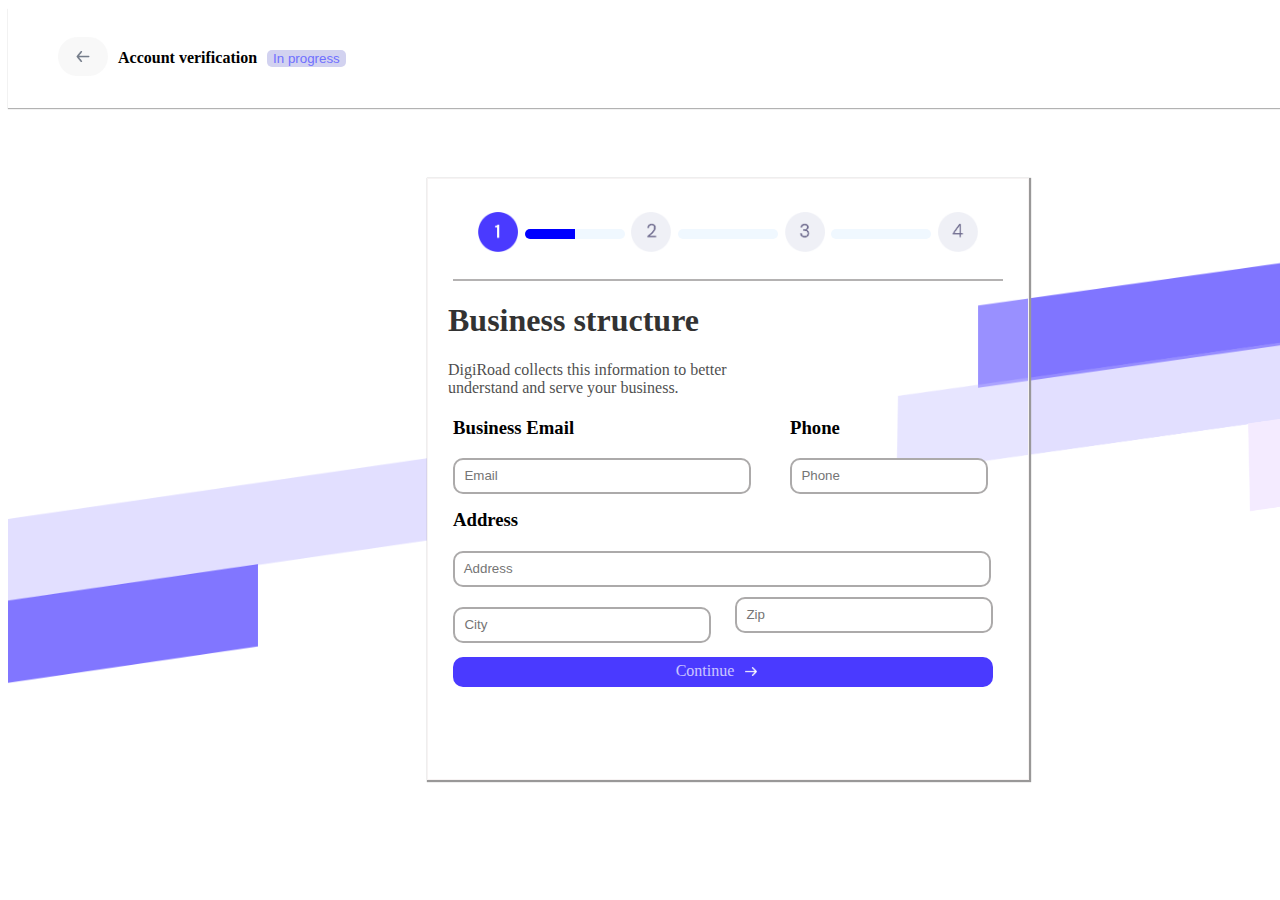
<file: CuoiKyWeb/KTGiuaKy/Index.html>
<!DOCTYPE html>
<html lang="en">
  <head>
    <meta charset="UTF-8" />
    <meta name="viewport" content="width=device-width, initial-scale=1.0" />
    <title>Document</title>
    <link rel="stylesheet" href="style.css" />
  </head>
  <body>
    <div class="contain">
      <div class="block1">
        <div class="cacnut">
          <div class="button"></div>
          <p><b>Account verification</b></p>
          <button>In progress</button>
        </div>
      </div>
      <!--  -->
      <div class="form">
        <div class="step">
          <div class="stepnumber"><img src="Group 37135.png" alt="" /></div>
          <div class="stepnumber1" id="buoc"></div>
          <div class="stepnumber"><img src="Group 37131.png" alt="" /></div>
          <div class="stepnumber1"></div>
          <div class="stepnumber"><img src="Group 37137.png" alt="" /></div>
          <div class="stepnumber1"></div>
          <div class="stepnumber"><img src="Group 37137 (1).png" alt="" /></div>
        </div>
        <div class="line"></div>
        <h1>Business structure</h1>
        <p>
          DigiRoad collects this information to better understand and serve your
          business.
        </p>

        <div class="textbox">
          <label for="Email" class="emailText buttonn">
            <h3>Business Email</h3>
            <input type="text" id="Email" placeholder="  Email" />
          </label>
          <label for="phone" class="phonelText buttonn">
            <h3>Phone</h3>
            <input type="phone" id="phone" placeholder="  Phone" />
          </label>

          <label for="Address" class="Address">
            <h3>Address</h3>
            <input type="text" name="" id="Address" placeholder="  Address" />
          </label>

          <label for="City" class="CityText">
            <input type="text" id="City" placeholder="  City" />
          </label>
          <label for="Zip" class="ZipText">
            <input type="text" id="Zip" placeholder="  Zip" />
          </label>
          <div class="submit" id="submit"></div>
          <div class="cont" id="summit">
            <p
              style="
                margin: 0;
                margin-top: 5px;
                width: 70px;
                text-align: center;
                color: white;
              "
            >
              Continue
            </p>
            <img src="Verctor.png" alt="" />
          </div>
        </div>
      </div>
      <div class="anh1"><img src="Left band 1.png" alt="" /></div>
      <div class="anh2"><img src="Left band 2.png" alt="" /></div>
      <div class="anh1_ringht"><img src="Right band 1.png" alt="" /></div>
      <div class="anh2_ringht"><img src="Right band 2.png" alt="" /></div>
      <div class="anh3"><img src="Right band 3.png" alt="" /></div>
    </div>
    <script src="logic.js"></script>
  </body>
</html>
</file>
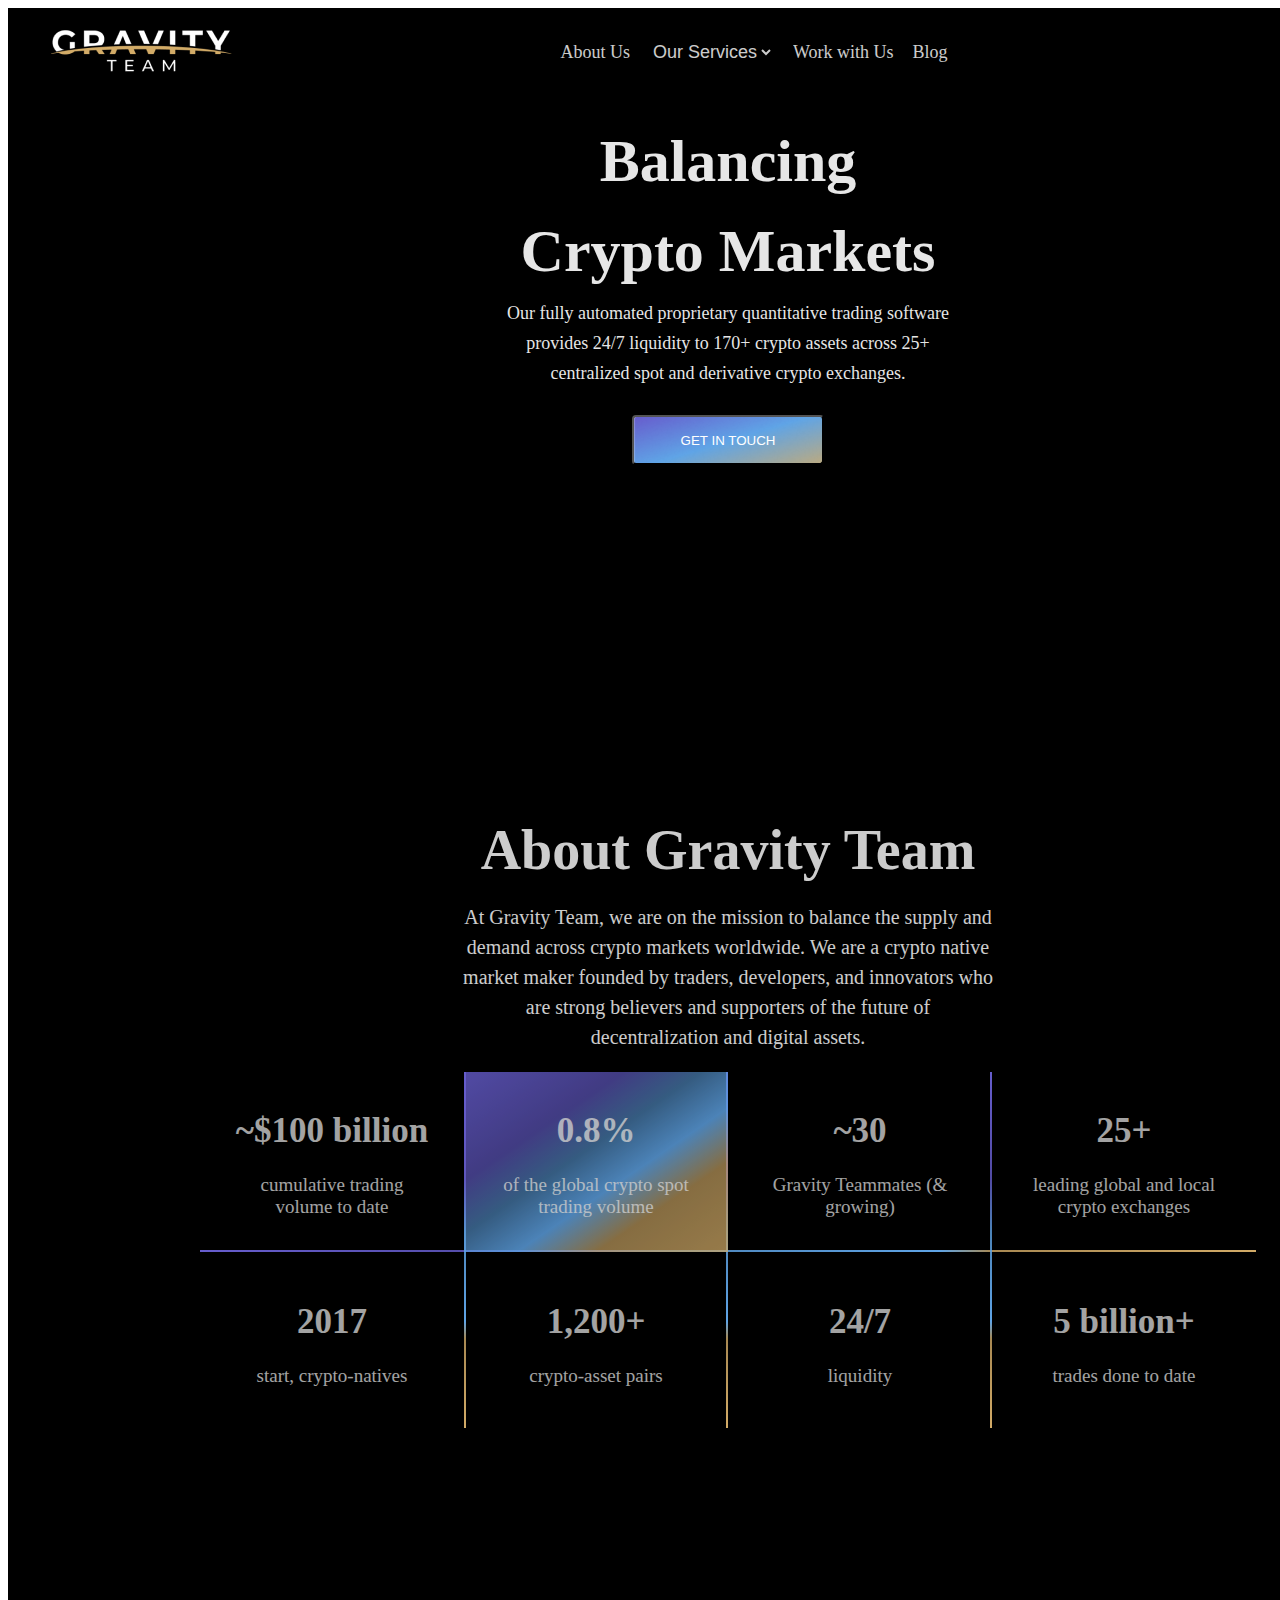
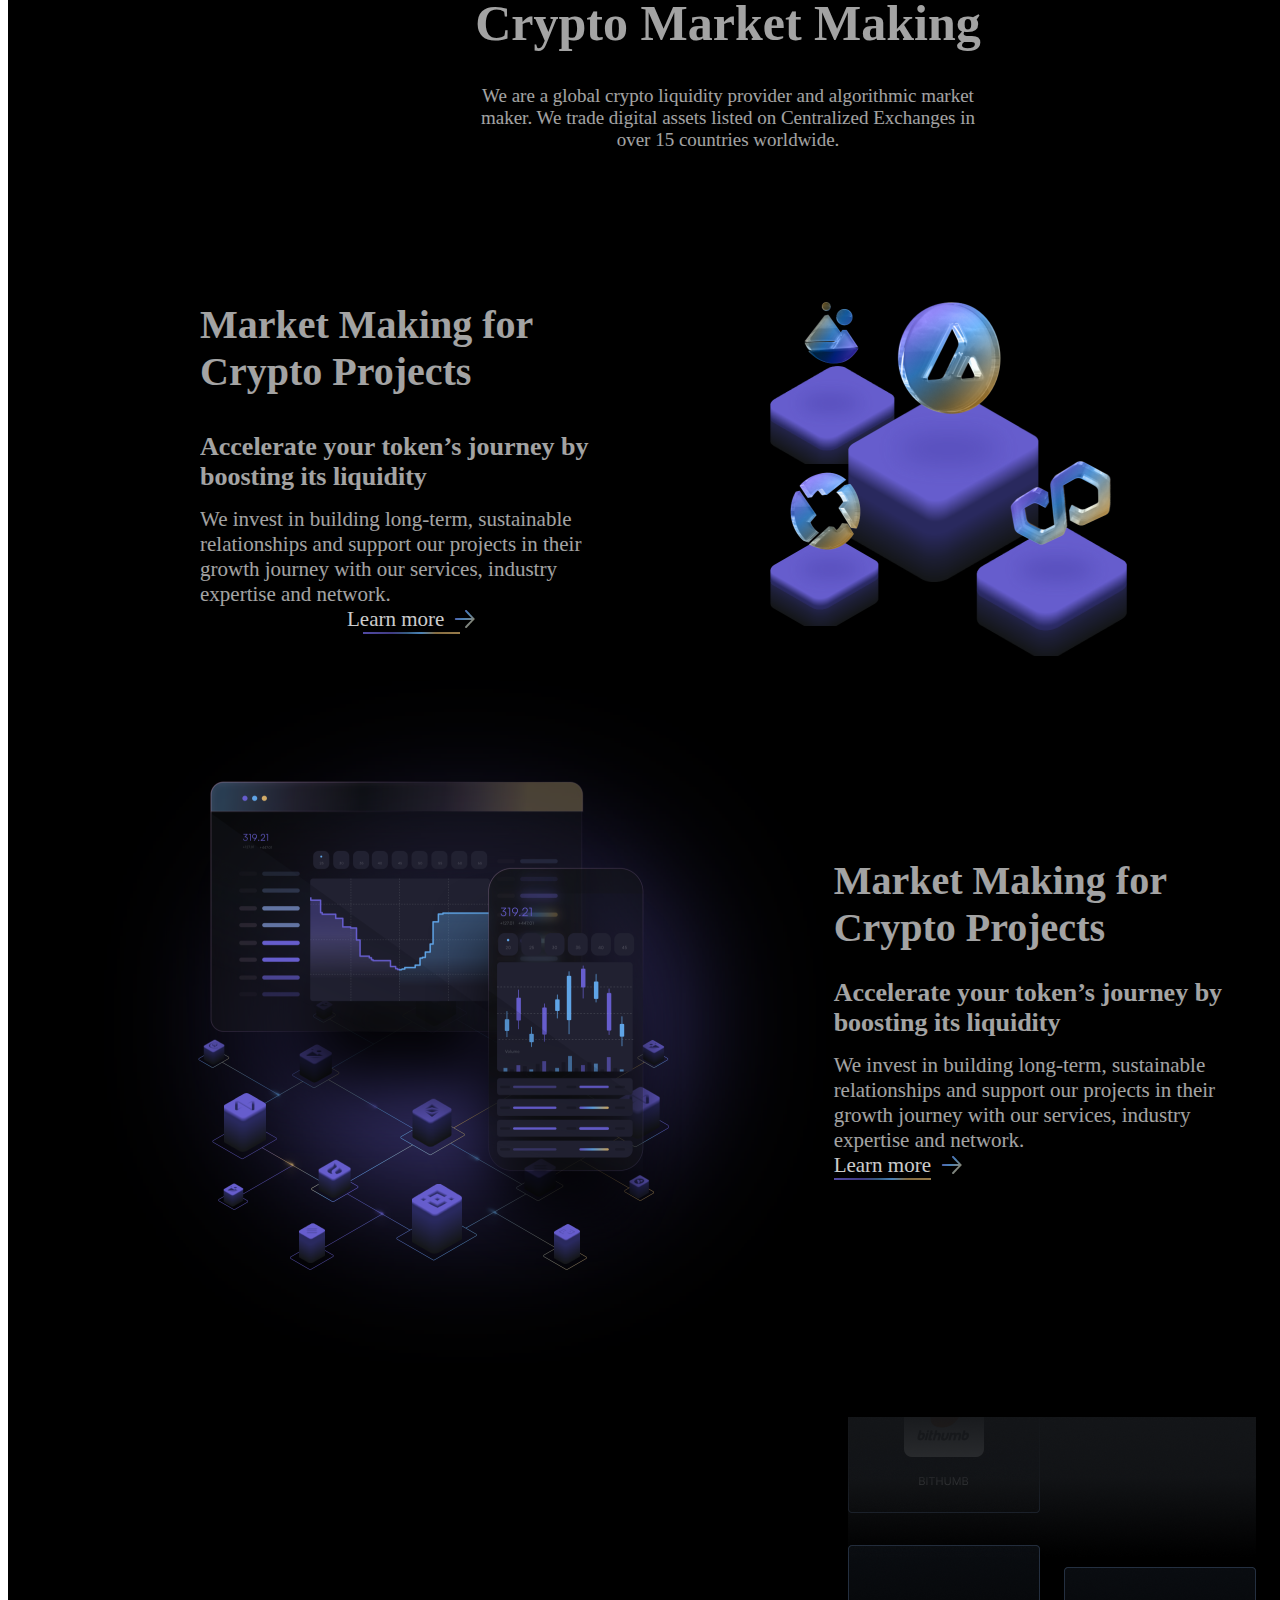
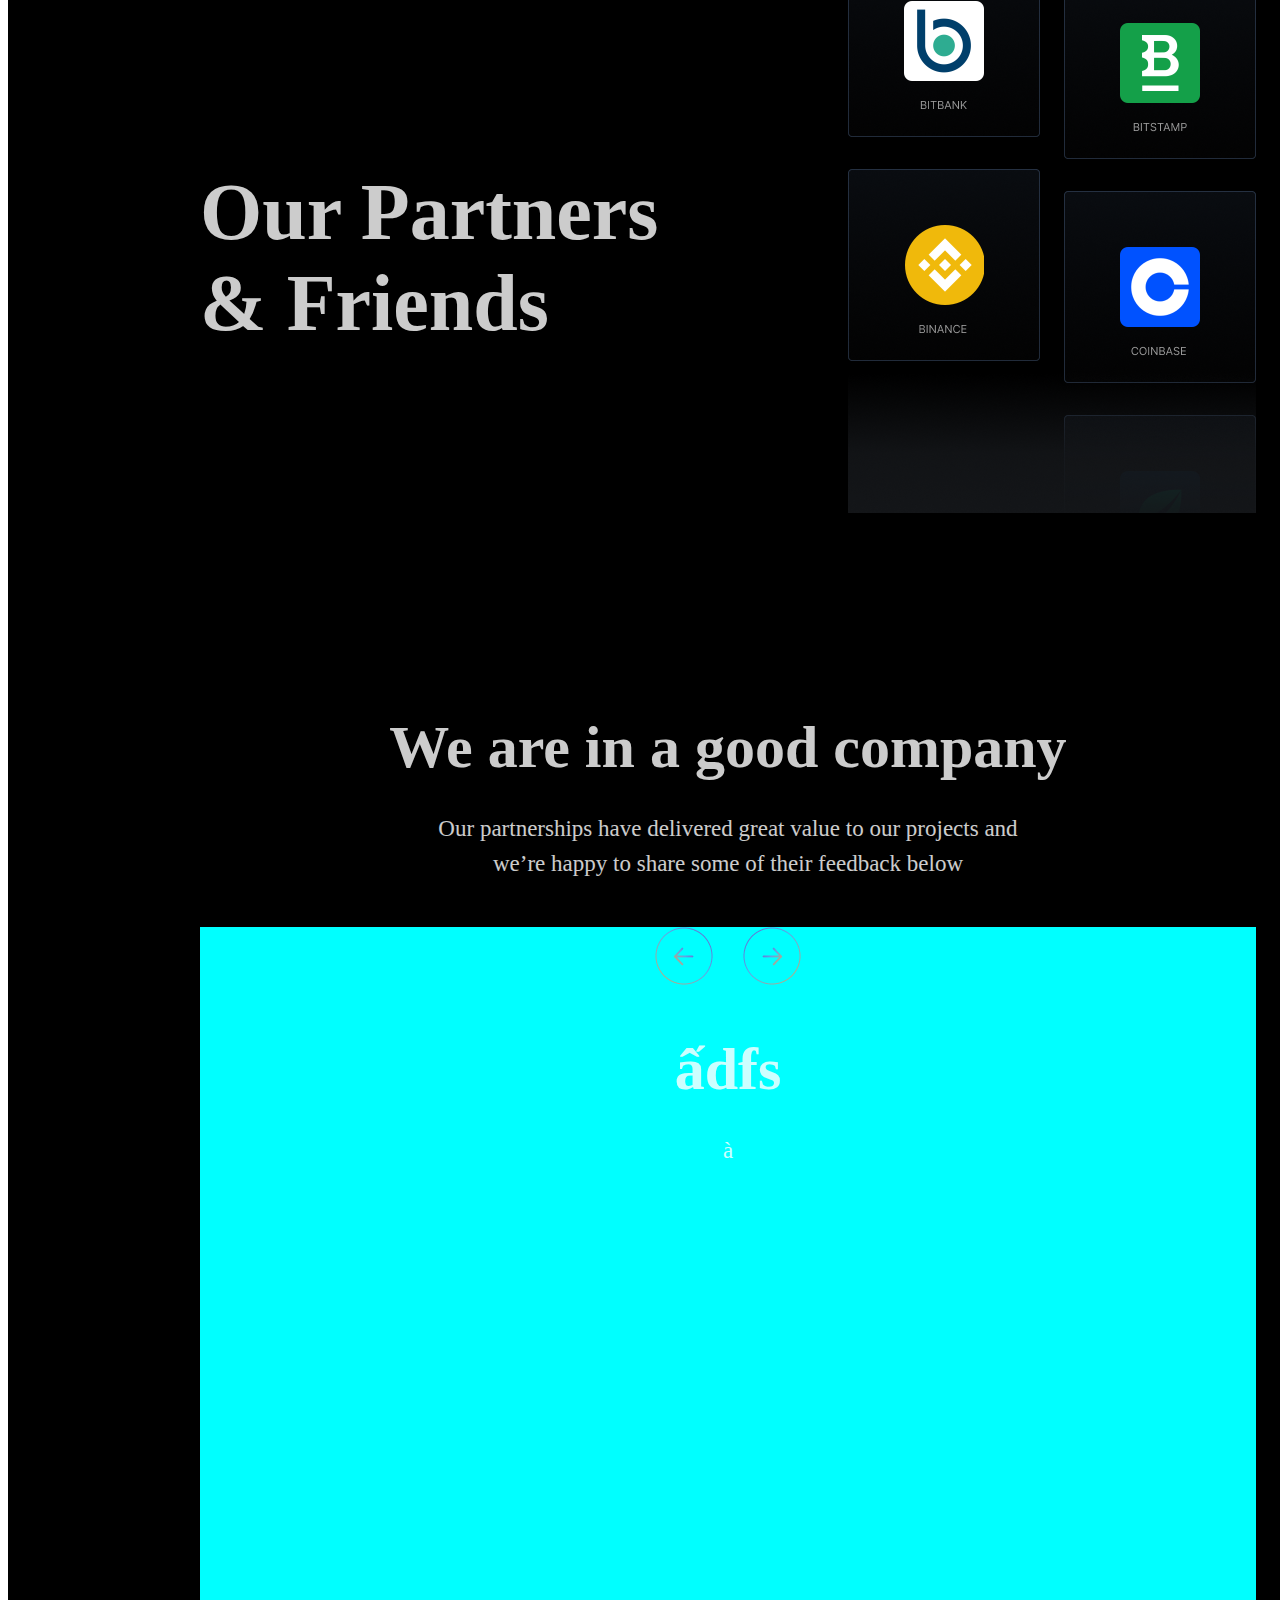
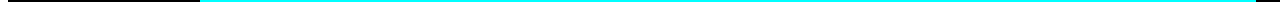
<file: WedChungKhoan/gravityteam.html>
<!DOCTYPE html>
<html lang="en">
  <head>
    <meta charset="UTF-8" />
    <meta name="viewport" content="width=device-width, initial-scale=1.0" />
    <title>gravityteam.co</title>
    <link rel="stylesheet" href="gravityteamCSS.css" />
  </head>
  <body>
    <div class="contain">
      <div class="block1">
        <div class="header">
          <div><img src="logo-light.png.png" alt="" /></div>
          <div class="menu">
            <a href="">About Us</a>
            <select>
              <option value="">Our Services</option>
              <option value="">Our Services</option>
              <option value="">Our Services</option>
            </select>
            <a href="">Work with Us</a>
            <a href="">Blog</a>
          </div>
          <div>
            <button><img src="button_before.png" alt="" /> GET IN TOUCH</button>
          </div>
        </div>
        <div class="Div">
          <h1>Balancing Crypto Markets</h1>

          <p>
            Our fully automated proprietary quantitative trading software
            provides 24/7 liquidity to 170+ crypto assets across 25+ centralized
            spot and derivative crypto exchanges.
          </p>

          <button>GET IN TOUCH</button>
        </div>
      </div>
      <div class="block2">
        <div class="Div1">
          <h1>About Gravity Team</h1>
          <p>
            At Gravity Team, we are on the mission to balance the supply and
            demand across crypto markets worldwide. We are a crypto native
            market maker founded by traders, developers, and innovators who are
            strong believers and supporters of the future of decentralization
            and digital assets.
          </p>
        </div>
        <div class="table">
          <div class="line-ngang"></div>
          <div class="line-doc1"></div>
          <div class="line-doc2"></div>
          <div class="line-doc3"></div>

          <div class="O_content">
            <div style="width: 202px">
              <h1>~$100 billion</h1>
              <p>cumulative trading volume to date</p>
            </div>
          </div>
          <div class="O_content" id="maunen">
            <div style="width: 202px">
              <h1>0.8%</h1>
              <p>of the global crypto spot trading volume</p>
            </div>
          </div>
          <div class="O_content">
            <div style="width: 202px">
              <h1>~30</h1>
              <p>Gravity Teammates (& growing)</p>
            </div>
          </div>
          <div class="O_content">
            <div style="width: 202px">
              <h1>25+</h1>
              <p>leading global and local crypto exchanges</p>
            </div>
          </div>
          <div class="O_content">
            <div style="width: 202px">
              <h1>2017</h1>
              <p>start, crypto-natives</p>
            </div>
          </div>
          <div class="O_content">
            <div style="width: 202px">
              <h1>1,200+</h1>
              <p>crypto-asset pairs</p>
            </div>
          </div>
          <div class="O_content">
            <div style="width: 202px">
              <h1>24/7</h1>
              <p>liquidity</p>
            </div>
          </div>
          <div class="O_content">
            <div style="width: 202px">
              <h1>5 billion+</h1>
              <p>trades done to date</p>
            </div>
          </div>
        </div>
        <div></div>
      </div>
      <!-- block 3 -->
      <div class="block3">
        <div class="conten">
          <h1>Crypto Market Making</h1>
          <p>
            We are a global crypto liquidity provider and algorithmic market
            maker. We trade digital assets listed on Centralized Exchanges in
            over 15 countries worldwide.
          </p>
        </div>
      </div>
      <!-- block 3 -->
      <div class="block4">
        <div class="text Div3">
          <h1>Market Making for Crypto Projects</h1>
          <h3>Accelerate your token’s journey by boosting its liquidity</h3>
          <p>
            We invest in building long-term, sustainable relationships and
            support our projects in their growth journey with our services,
            industry expertise and network.
          </p>
          <div class="next">
            <a href="">Learn more </a>
            <img src="a_after.png" alt="" />
          </div>
          <div class="gach_chan"></div>
        </div>
        <div class="Div_anh">
          <img src="div (1).png" alt="" />
        </div>
      </div>
      <!--  -->
      <div class="block5">
        <div class="Div_anh1"><img src="div (2).png" alt="" /></div>
        <div class="Div3">
          <h1>Market Making for Crypto Projects</h1>
          <h3>Accelerate your token’s journey by boosting its liquidity</h3>
          <p>
            We invest in building long-term, sustainable relationships and
            support our projects in their growth journey with our services,
            industry expertise and network.
          </p>
          <div class="next">
            <a href="">Learn more </a>
            <img src="a_after.png" alt="" />
          </div>
          <div class="gach_chan"></div>
        </div>
      </div>
      <!--  -->
      <div class="block6">
        <div class="Div_text">
          <h1>Our Partners & Friends</h1>
        </div>
        <div class="Div-img"><img src="div (3).png" alt="" /></div>
      </div>

      <!--  -->
      <div class="block7">
        <div class="text">
          <h1>We are in a good company</h1>

          <p>
            Our partnerships have delivered great value to our projects and
            we’re happy to share some of their feedback below
          </p>
        </div>
        <div class="slide">
          <div class="Div_buton">
            <div style="cursor: pointer">
              <img src="pagination-default.svg.png" alt="" />
            </div>
            <div style="cursor: pointer">
              <img src="pagination-default.svg (1).png" alt="" />
            </div>
          </div>
          <div><h1>ấdfs</h1></div>
          <div><p>à</p></div>
        </div>
      </div>
    </div>
  </body>
</html>
</file>
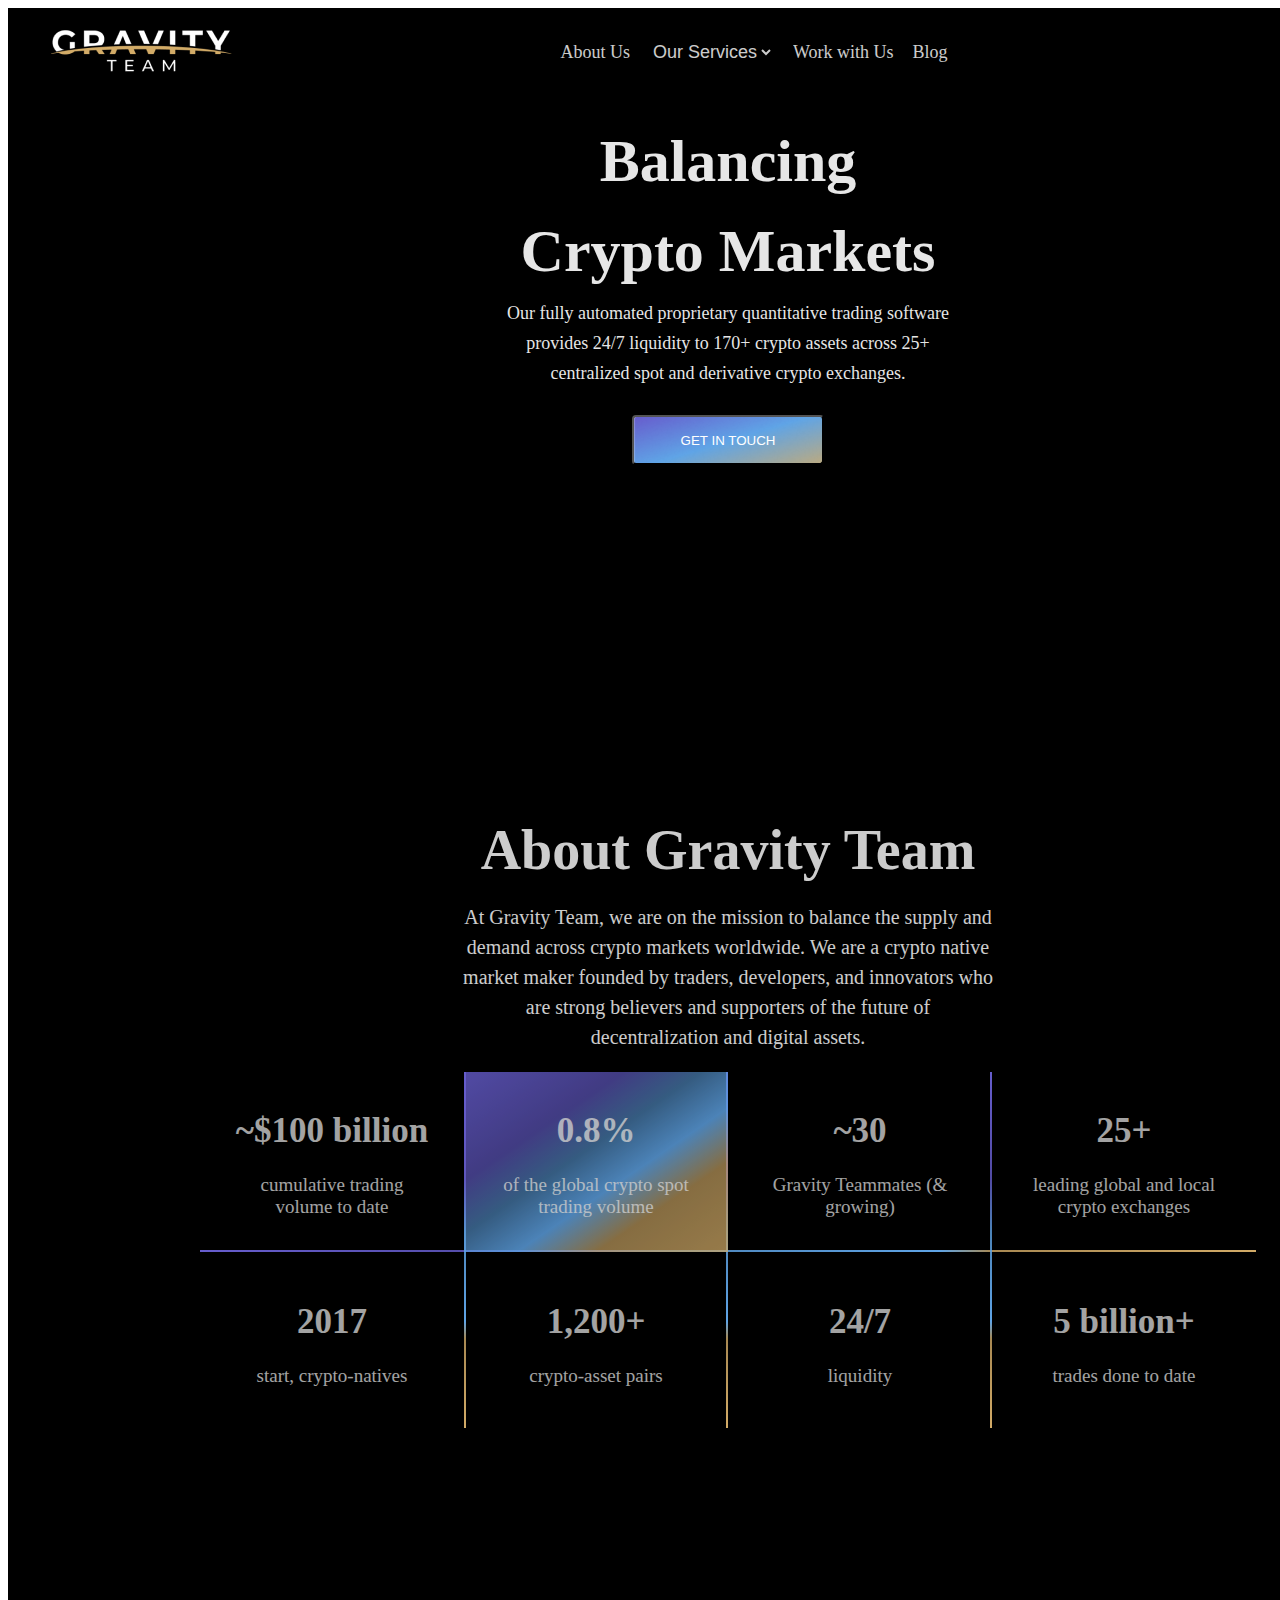
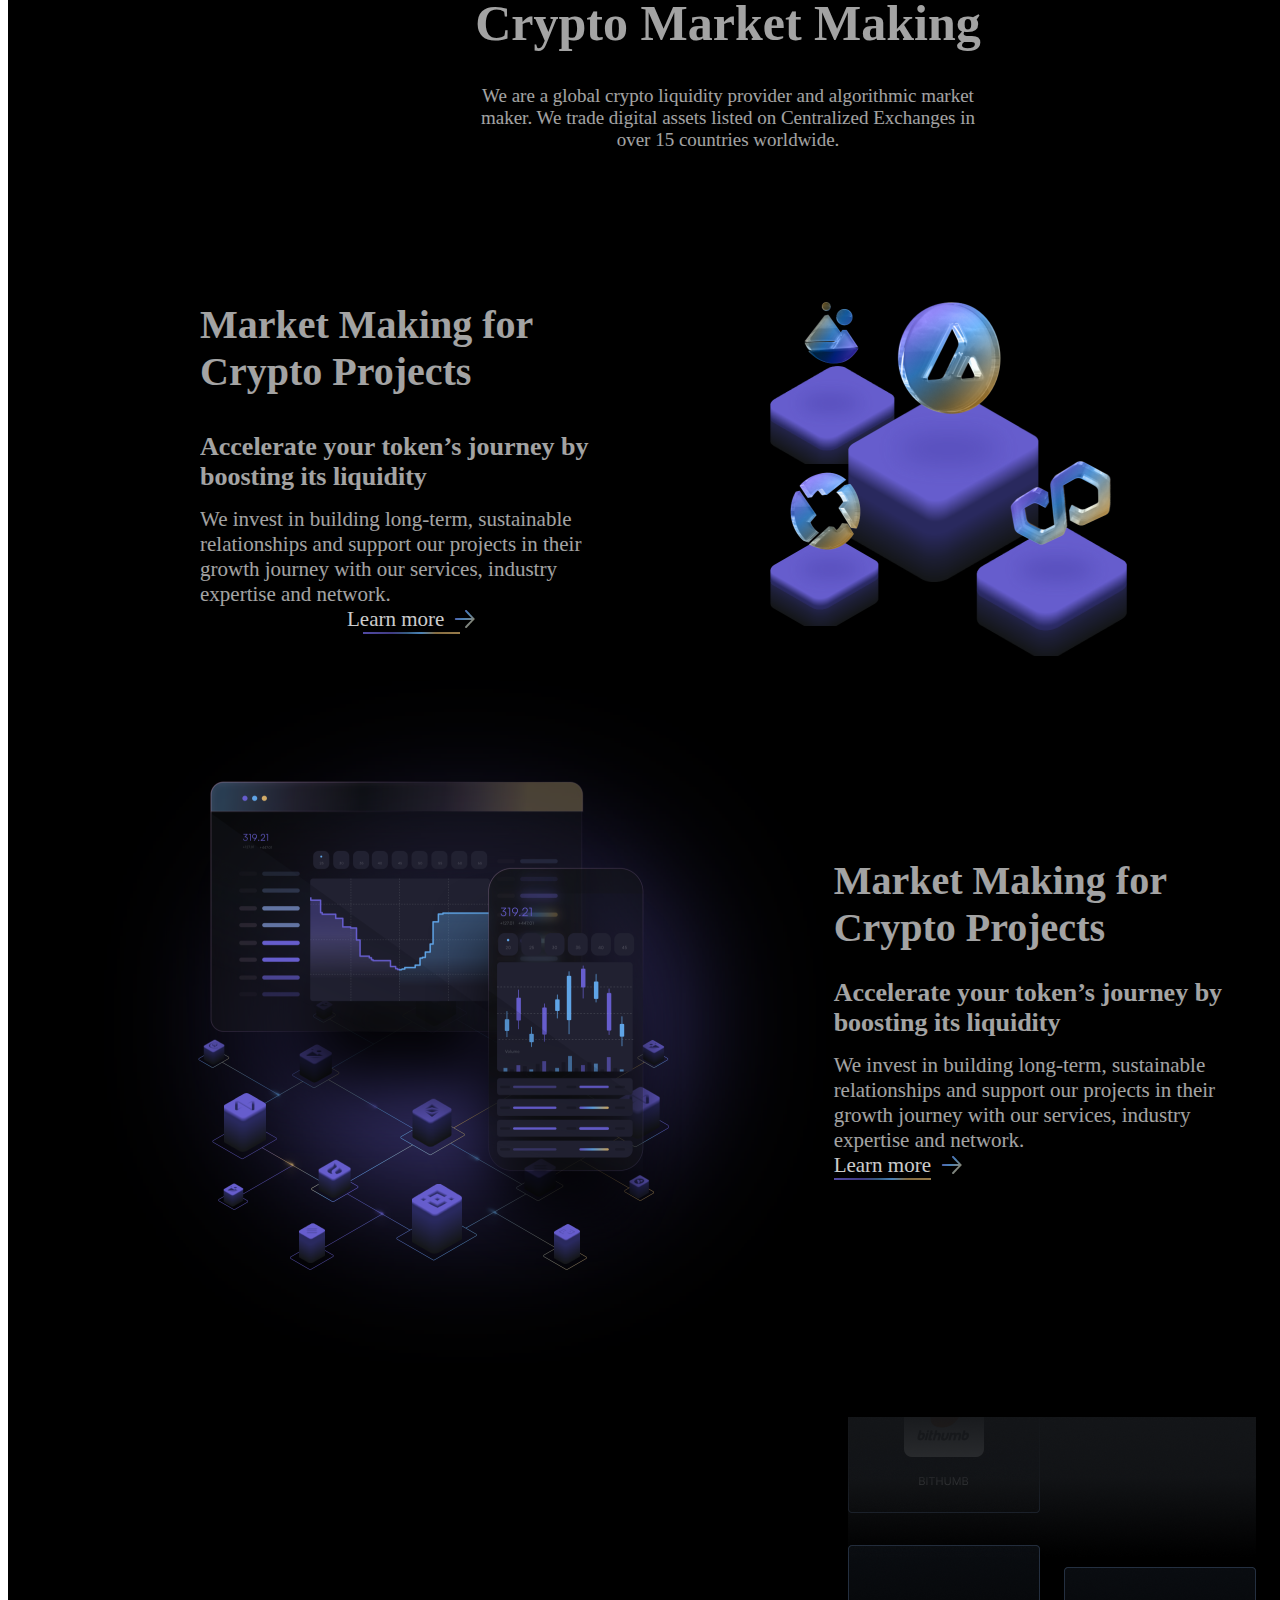
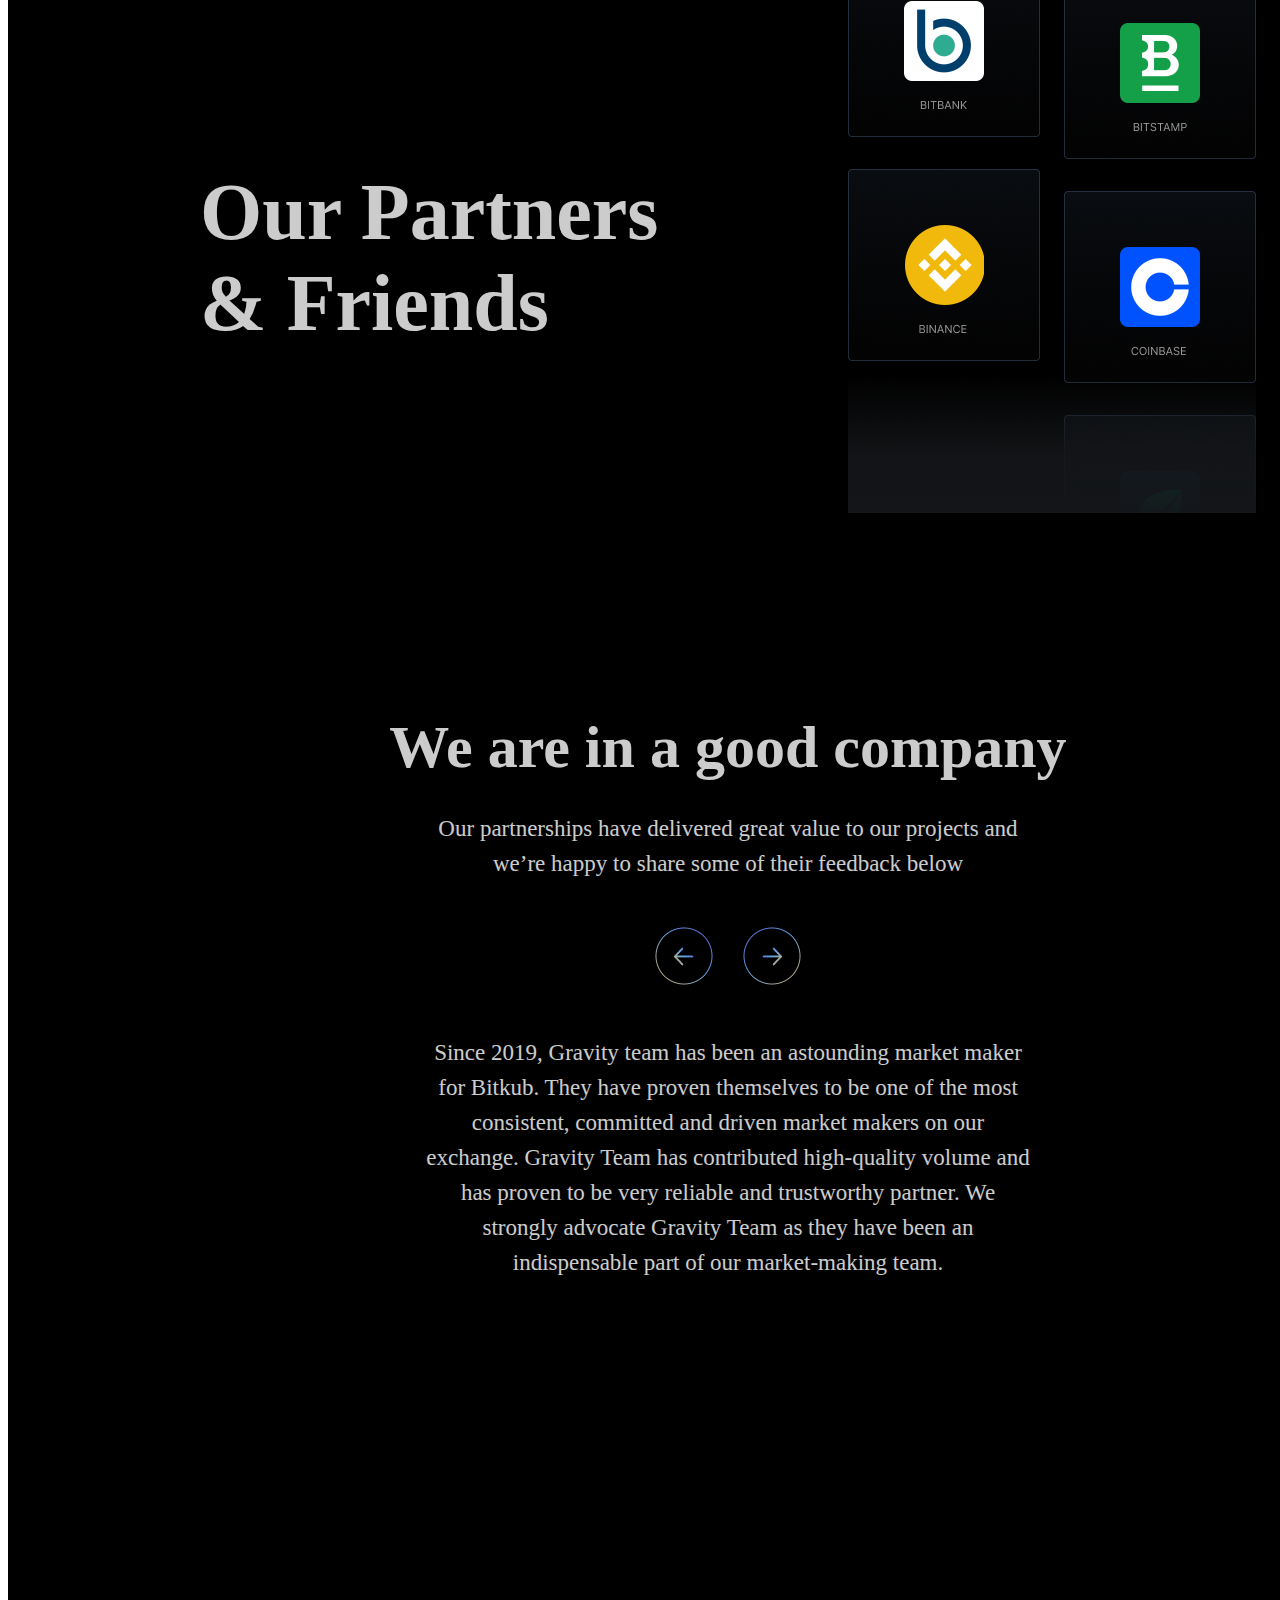
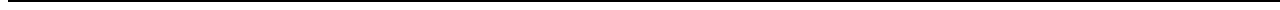
<file: WedChungKhoan/WedChungKhoan/gravityteam.html>
<!DOCTYPE html>
<html lang="en">
  <head>
    <meta charset="UTF-8" />
    <meta name="viewport" content="width=device-width, initial-scale=1.0" />
    <title>gravityteam.co</title>
    <link rel="stylesheet" href="gravityteamCSS.css" />
  </head>
  <body>
    <div class="contain">
      <div class="block1">
        <div class="header">
          <div><img src="logo-light.png.png" alt="" /></div>
          <div class="menu">
            <a href="">About Us</a>
            <select>
              <option value="">Our Services</option>
              <option value="">Our Services</option>
              <option value="">Our Services</option>
            </select>
            <a href="">Work with Us</a>
            <a href="">Blog</a>
          </div>
          <div>
            <button><img src="button_before.png" alt="" /> GET IN TOUCH</button>
          </div>
        </div>
        <div class="Div">
          <h1>Balancing Crypto Markets</h1>

          <p>
            Our fully automated proprietary quantitative trading software
            provides 24/7 liquidity to 170+ crypto assets across 25+ centralized
            spot and derivative crypto exchanges.
          </p>

          <button>GET IN TOUCH</button>
        </div>
      </div>
      <div class="block2">
        <div class="Div1">
          <h1>About Gravity Team</h1>
          <p>
            At Gravity Team, we are on the mission to balance the supply and
            demand across crypto markets worldwide. We are a crypto native
            market maker founded by traders, developers, and innovators who are
            strong believers and supporters of the future of decentralization
            and digital assets.
          </p>
        </div>
        <div class="table">
          <div class="line-ngang"></div>
          <div class="line-doc1"></div>
          <div class="line-doc2"></div>
          <div class="line-doc3"></div>

          <div class="O_content">
            <div style="width: 202px">
              <h1>~$100 billion</h1>
              <p>cumulative trading volume to date</p>
            </div>
          </div>
          <div class="O_content" id="maunen">
            <div style="width: 202px">
              <h1>0.8%</h1>
              <p>of the global crypto spot trading volume</p>
            </div>
          </div>
          <div class="O_content">
            <div style="width: 202px">
              <h1>~30</h1>
              <p>Gravity Teammates (& growing)</p>
            </div>
          </div>
          <div class="O_content">
            <div style="width: 202px">
              <h1>25+</h1>
              <p>leading global and local crypto exchanges</p>
            </div>
          </div>
          <div class="O_content">
            <div style="width: 202px">
              <h1>2017</h1>
              <p>start, crypto-natives</p>
            </div>
          </div>
          <div class="O_content">
            <div style="width: 202px">
              <h1>1,200+</h1>
              <p>crypto-asset pairs</p>
            </div>
          </div>
          <div class="O_content">
            <div style="width: 202px">
              <h1>24/7</h1>
              <p>liquidity</p>
            </div>
          </div>
          <div class="O_content">
            <div style="width: 202px">
              <h1>5 billion+</h1>
              <p>trades done to date</p>
            </div>
          </div>
        </div>
        <div></div>
      </div>
      <!-- block 3 -->
      <div class="block3">
        <div class="conten">
          <h1>Crypto Market Making</h1>
          <p>
            We are a global crypto liquidity provider and algorithmic market
            maker. We trade digital assets listed on Centralized Exchanges in
            over 15 countries worldwide.
          </p>
        </div>
      </div>
      <!-- block 3 -->
      <div class="block4">
        <div class="text Div3">
          <h1>Market Making for Crypto Projects</h1>
          <h3>Accelerate your token’s journey by boosting its liquidity</h3>
          <p>
            We invest in building long-term, sustainable relationships and
            support our projects in their growth journey with our services,
            industry expertise and network.
          </p>
          <div class="next">
            <a href="">Learn more </a>
            <img src="a_after.png" alt="" />
          </div>
          <div class="gach_chan"></div>
        </div>
        <div class="Div_anh">
          <img src="div (1).png" alt="" />
        </div>
      </div>
      <!--  -->
      <div class="block5">
        <div class="Div_anh1"><img src="div (2).png" alt="" /></div>
        <div class="Div3">
          <h1>Market Making for Crypto Projects</h1>
          <h3>Accelerate your token’s journey by boosting its liquidity</h3>
          <p>
            We invest in building long-term, sustainable relationships and
            support our projects in their growth journey with our services,
            industry expertise and network.
          </p>
          <div class="next">
            <a href="">Learn more </a>
            <img src="a_after.png" alt="" />
          </div>
          <div class="gach_chan"></div>
        </div>
      </div>
      <!--  -->
      <div class="block6">
        <div class="Div_text">
          <h1>Our Partners & Friends</h1>
        </div>
        <div class="Div-img"><img src="div (3).png" alt="" /></div>
      </div>

      <!--  -->
      <div class="block7">
        <div class="text">
          <h1>We are in a good company</h1>

          <p>
            Our partnerships have delivered great value to our projects and
            we’re happy to share some of their feedback below
          </p>
        </div>
        <div class="slide">
          <div class="Div_buton">
            <div style="cursor: pointer">
              <img src="pagination-default.svg.png" alt="" />
            </div>
            <div style="cursor: pointer">
              <img src="pagination-default.svg (1).png" alt="" />
            </div>
          </div>
          <div class="text text1">
            <p style="font-size: 23px; line-height: 35px">
              Since 2019, Gravity team has been an astounding market maker for
              Bitkub. They have proven themselves to be one of the most
              consistent, committed and driven market makers on our exchange.
              Gravity Team has contributed high-quality volume and has proven to
              be very reliable and trustworthy partner. We strongly advocate
              Gravity Team as they have been an indispensable part of our
              market-making team.
            </p>
          </div>
        </div>
      </div>
    </div>
  </body>
</html>
</file>
<file: CuoiKyWeb/KTGiuaKy/style.css>
.contain {
  width: 1440px;
  position: relative;
  margin: auto;
}
.block1 {
  width: 1440px;
  height: 100px;

  display: flex;
  align-items: center;
  box-shadow: 0px 1px 1px rgba(0, 0, 0, 0.3);
}
.cacnut {
  width: 300px;
  height: 60px;

  margin-left: 50px;
  display: flex;
  align-items: center;
  justify-content: start;
  gap: 10px;
}
.button {
  margin-top: 8px;
  width: 50px;
  height: 50px;
  background-image: url("Button.png");
  background-size: contain;
  background-repeat: no-repeat;
  cursor: pointer;
}
.cacnut button {
  border: none;
  color: rgba(111, 111, 255, 1);
  background-color: rgb(210, 210, 240);
  border-radius: 5px;
}
.form {
  position: absolute;
  top: 100px;
  left: 419px;
  margin: auto;
  margin-top: 70px;
  height: 600px;
  width: 600px;
  border: 1px solid rgb(247, 243, 243);
  box-shadow: 1px 1px 1px 1px rgb(153, 152, 152);
  z-index: 2;
  background-color: rgba(255, 255, 255, 0.2);
}
.step {
  width: 500px;
  height: 50px;
  margin: auto;

  margin-top: 30px;
  display: flex;
  justify-content: space-between;
  align-items: center;
}
.stepnumber img {
  width: 40px;
  height: 40px;
}
.stepnumber1 {
  width: 100px;
  height: 10px;
  background-color: aliceblue;
  border-radius: 10px;
}
#buoc {
  background: linear-gradient(to right, blue 50%, aliceblue 50%);
}
.line {
  margin: auto;
  margin-top: 20px;
  width: 550px;
  height: 2px;
  background-color: rgb(180, 178, 178);
}
.form h1 {
  margin-left: 20px;
  opacity: 80%;
}
.form p {
  margin: 0;
  margin-left: 20px;

  width: 350px;
  opacity: 70%;
}
.textbox {
  width: 550px;
  height: 260px;
  margin: auto;
  margin-top: 20px;

  position: relative;
}
.textbox h3 {
  margin-top: 0px;
}
.buttonn input {
  width: 190px;
  height: 30px;
  border: none;
  border-radius: 10px;
  border: 2px solid rgb(172, 170, 170);
}
.emailText {
  position: absolute;
}
.emailText input {
  width: 290px;
}
.phonelText {
  position: absolute;
  right: 15px;
}

.Address {
  display: flex;
  flex-wrap: wrap;
  justify-content: space-between;
  align-items: center;
  position: absolute;
  top: 70px;
}

#Address {
  width: 530px;
  height: 30px;
  border: none;
  border-radius: 10px;

  border: 2px solid rgb(172, 170, 170);
}
.Address h3 {
  margin: 0px;
  margin-top: 22px;
  margin-bottom: 20px;
}
.CityText {
  position: absolute;
  top: 190px;
}
.CityText input {
  width: 250px;
  height: 30px;
  border-radius: 10px;
  border: none;
  border: 2px solid rgb(172, 170, 170);
}
.ZipText {
  position: absolute;
  top: 180px;
  right: 10px;
}
.ZipText input {
  width: 250px;
  height: 30px;
  border-radius: 10px;
  border: none;
  border: 2px solid rgb(172, 170, 170);
}
.submit {
  position: absolute;
  top: 240px;
  height: 30px;
  width: 540px;
  background-color: rgba(74, 58, 255, 1);
  border-radius: 10px;
}
.submit input {
  margin: auto;
  width: 540px;
}
.cont {
  position: absolute;
  top: 240px;
  left: 217px;
  width: 100px;
  height: 30px;
  display: flex;
  gap: 5px;
  cursor: pointer;
}
.cont img {
  width: 12px;
  height: 9px;
  margin-top: 10px;
}
.anh1 {
  position: absolute;
  top: 450px;
}
.anh1 img {
  width: 420px;
  height: 150px;
}
.anh2 {
  position: absolute;
  top: 556px;
}
.anh2 img {
  width: 250px;
  height: 150px;
}
.anh1_ringht {
  position: absolute;

  top: 230px;
  right: 0;
}
.anh1_ringht img {
  width: 470px;
  height: 150px;
}
.anh2_ringht {
  position: absolute;
  top: 300px;
  right: 0;
}
.anh2_ringht img {
  width: 550px;
  height: 170px;
  transform: rotate(1deg);
}
.anh3 {
  position: absolute;
  top: 341px;
  right: 0;
}
.anh3 img {
  width: 200px;
  height: 160px;
  transform: rotate(-1.3deg);
}
</file>
<file: WedChungKhoan/gravityteamCSS.css>
.contain {
  width: 1440px;
  background-color: black;
  margin: auto;
}
h3,
h1,
p {
  user-select: none;
  color: white;
  opacity: 80%;
}
.text {
  display: flex;
  flex-direction: column;
  justify-items: center;
  align-items: center;
}
.block1 {
  width: 1440px;
  height: 810px;
  margin: auto;
  display: flex;
  flex-direction: column;
  justify-content: start;
  align-items: center;
  gap: 20px;
}
.header {
  width: 1440px;
  height: 88px;

  display: flex;
  justify-content: space-around;
  align-items: center;
}
.menu {
  width: 874.67px;
  height: 44px;
  display: flex;
  justify-content: center;
  align-items: center;
  gap: 19px;
}
.menu a {
  color: white;
  text-decoration: none;
  font-size: 18px;
  opacity: 80%;
}
.menu select {
  background-color: black;
  color: white;
  border: none;
  font-size: 18px;
  text-decoration: none;
  opacity: 80%;
}
.header button {
  border: none;
  background-color: black;
  color: white;
  display: flex;
  gap: 5px;
  align-items: center;
}
.Div {
  width: 584px;
  height: 349px;
  display: flex;
  flex-direction: column;
  align-items: center;
  justify-content: start;
}
.Div h1 {
  color: white;
  width: 450.2px;
  height: 172px;
  font-size: 60px;
  line-height: 90px;
  text-align: center;
  margin-top: 0;
  margin-bottom: 10px;
  opacity: 90%;
}
.Div p {
  color: white;
  width: 450.2px;
  height: 172px;
  font-size: 18px;
  text-align: center;
  line-height: 30px;
  margin-top: 0;
  margin-bottom: 0;
  opacity: 90%;
}
.Div button {
  width: 191.5px;
  height: 70px;
  color: white;
  border-radius: 4px;
  cursor: pointer;
  background-image: url("button_before\ \(1\).png");
  background-repeat: no-repeat;
  user-select: none;
}
.Div button:hover {
  box-shadow: 0px 4px 4px 4px rgb(21, 79, 142);
}
.block2 {
  width: 1056px;
  height: 672px;
  margin: auto;
}
.Div1 {
  display: flex;
  flex-direction: column;
  justify-content: center;
  align-items: center;
}
.Div1 h1 {
  width: 531px;
  text-align: center;
  font-size: 56px;
  margin: 0;
  color: white;
}
.Div1 p {
  width: 531px;
  text-align: center;
  font-size: 20px;
  color: white;
  line-height: 30px;
}
.table {
  width: 1056px;
  height: 356px;

  position: relative;
  display: flex;
  flex-wrap: wrap;
}
.line-ngang {
  position: absolute;
  width: 1056px;
  height: 2px;
  top: 178px;
  background: linear-gradient(
    to right,
    rgba(102, 93, 205, 1) 0%,
    rgba(102, 93, 205, 0.8) 30%,
    rgba(95, 164, 230, 0.8) 45%,
    rgba(95, 164, 230, 1) 70%,
    rgba(210, 171, 103, 0.8) 75%,
    rgba(210, 171, 103, 1) 100%
  );
}
.line-doc2 {
  position: absolute;
  width: 2px;
  height: 356px;
  right: 528px;
  background: linear-gradient(
    to bottom,
    rgba(102, 93, 205, 1) 0%,
    rgba(102, 93, 205, 0.8) 30%,
    rgba(95, 164, 230, 0.8) 45%,
    rgba(95, 164, 230, 1) 70%,
    rgba(210, 171, 103, 0.8) 75%,
    rgba(210, 171, 103, 1) 100%
  );
}
.line-doc1 {
  position: absolute;
  width: 2px;
  height: 356px;
  right: 264px;
  background: linear-gradient(
    to bottom,
    rgba(102, 93, 205, 1) 0%,
    rgba(102, 93, 205, 0.8) 30%,
    rgba(95, 164, 230, 0.8) 45%,
    rgba(95, 164, 230, 1) 70%,
    rgba(210, 171, 103, 0.8) 75%,
    rgba(210, 171, 103, 1) 100%
  );
}
.line-doc3 {
  position: absolute;
  width: 2px;
  height: 356px;
  left: 264px;
  background: linear-gradient(
    to bottom,
    rgba(102, 93, 205, 1) 0%,
    rgba(102, 93, 205, 0.8) 30%,
    rgba(95, 164, 230, 0.8) 45%,
    rgba(95, 164, 230, 1) 70%,
    rgba(210, 171, 103, 0.8) 75%,
    rgba(210, 171, 103, 1) 100%
  );
}
.O_content {
  width: 264px;
  height: 180px;

  display: flex;
  align-items: center;
  justify-content: center;
  opacity: 80%;
  color: white;
}
.O_content h1 {
  text-align: center;
  font-size: 35px;
}
.O_content p {
  text-align: center;
  font-size: 19px;
}
#maunen {
  background: linear-gradient(
    to bottom right,
    rgba(102, 93, 205, 1) 0%,
    rgba(102, 93, 205, 0.8) 30%,
    rgba(95, 164, 230, 0.7) 45%,
    rgba(95, 164, 230, 1) 60%,
    rgba(210, 171, 103, 0.8) 75%,
    rgba(210, 171, 103, 0.9) 100%
  );
}
.block3 {
  width: 1056px;
  height: 192px;

  margin: auto;
  margin-top: 70px;
  display: flex;
  justify-content: center;
  align-items: center;
  text-align: center;
  color: white;
  opacity: 80%;
}
.conten {
  width: 520px;
  height: 192px;
}
.conten h1 {
  font-size: 50px;
}
.conten p {
  font-size: 19px;
}
.block4 {
  margin: auto;
  width: 1056px;
  height: 366px;
  gap: 50px;
  margin-top: 122px;
  display: flex;
}
.Div3 {
  width: 422.39px;
  height: 366px;
  opacity: 80%;
}
.Div3 h1 {
  font-size: 40px;
}
.Div3 h3 {
  font-size: 26px;
  margin-bottom: 15px;
  margin-top: 10px;
}
.Div3 p {
  font-size: 21px;
  margin: 0;
  text-align: 22px;
}
.next {
  display: flex;
  align-items: center;
  gap: 10px;
}
.next a {
  color: white;
  font-size: 21px;
  text-decoration: none;
}
.gach_chan {
  width: 97px;
  height: 2px;
  background: linear-gradient(
    to right,
    rgba(102, 93, 205, 1) 0%,
    rgba(102, 93, 205, 0.8) 30%,
    rgba(95, 164, 230, 0.7) 45%,
    rgba(95, 164, 230, 1) 60%,
    rgba(210, 171, 103, 0.8) 75%,
    rgba(210, 171, 103, 0.9) 100%
  );
}
.block5 {
  width: 1056px;
  height: 387px;

  margin: auto;
  margin-top: 190px;
  position: relative;
  display: flex;
  justify-content: end;
}
.Div_anh1 {
  position: absolute;
  top: -150px;
  left: -100px;
}
.block6 {
  width: 1056px;
  height: 696px;

  margin: auto;
  margin-top: 200px;
  position: relative;
}
.Div_text {
  position: absolute;
  top: 350px;
  width: 506.88px;
  height: 176px;
}
.Div_text h1 {
  margin: 0;
  font-size: 80px;
  opacity: 0.8;
}
.Div-img {
  width: 408px;
  height: 696px;
  position: relative;
  left: 648px;
}
.block7 {
  width: 1056px;
  height: 889.39px;
  margin: auto;
  margin-top: 200px;
  display: flex;
  flex-direction: column;
  align-items: center;
}
.block7 h1 {
  width: 719px;
  height: 78px;
  text-align: center;
  font-size: 60px;
  margin: 0;
  margin-bottom: 20px;
}
.block7 p {
  width: 603.75px;
  height: 56px;
  text-align: center;
  font-size: 23px;
  margin: 0;
  margin-bottom: 10px;
  line-height: 35px;
}
.slide {
  width: 1056px;
  height: 709.39px;
  display: flex;
  flex-direction: column;
  justify-content: start;
  align-items: center;
  margin-top: 50px;
  background-color: aqua;
}
.Div_buton {
  height: 58px;
  width: 1056px;
  display: flex;
  justify-content: center;
  gap: 30px;
  margin-bottom: 50px;
}
</file>
<file: WedChungKhoan/WedChungKhoan/gravityteamCSS.css>
.contain {
  width: 1440px;
  background-color: black;
  margin: auto;
}
h3,
h1,
p {
  user-select: none;
  color: white;
  opacity: 80%;
}
.text {
  display: flex;
  flex-direction: column;
  justify-items: center;
  align-items: center;
}
.block1 {
  width: 1440px;
  height: 810px;
  margin: auto;
  display: flex;
  flex-direction: column;
  justify-content: start;
  align-items: center;
  gap: 20px;
}
.header {
  width: 1440px;
  height: 88px;

  display: flex;
  justify-content: space-around;
  align-items: center;
}
.menu {
  width: 874.67px;
  height: 44px;
  display: flex;
  justify-content: center;
  align-items: center;
  gap: 19px;
}
.menu a {
  color: white;
  text-decoration: none;
  font-size: 18px;
  opacity: 80%;
}
.menu select {
  background-color: black;
  color: white;
  border: none;
  font-size: 18px;
  text-decoration: none;
  opacity: 80%;
}
.header button {
  border: none;
  background-color: black;
  color: white;
  display: flex;
  gap: 5px;
  align-items: center;
}
.Div {
  width: 584px;
  height: 349px;
  display: flex;
  flex-direction: column;
  align-items: center;
  justify-content: start;
}
.Div h1 {
  color: white;
  width: 450.2px;
  height: 172px;
  font-size: 60px;
  line-height: 90px;
  text-align: center;
  margin-top: 0;
  margin-bottom: 10px;
  opacity: 90%;
}
.Div p {
  color: white;
  width: 450.2px;
  height: 172px;
  font-size: 18px;
  text-align: center;
  line-height: 30px;
  margin-top: 0;
  margin-bottom: 0;
  opacity: 90%;
}
.Div button {
  width: 191.5px;
  height: 70px;
  color: white;
  border-radius: 4px;
  cursor: pointer;
  background-image: url("button_before\ \(1\).png");
  background-repeat: no-repeat;
  user-select: none;
}
.Div button:hover {
  box-shadow: 0px 4px 4px 4px rgb(21, 79, 142);
}
.block2 {
  width: 1056px;
  height: 672px;
  margin: auto;
}
.Div1 {
  display: flex;
  flex-direction: column;
  justify-content: center;
  align-items: center;
}
.Div1 h1 {
  width: 531px;
  text-align: center;
  font-size: 56px;
  margin: 0;
  color: white;
}
.Div1 p {
  width: 531px;
  text-align: center;
  font-size: 20px;
  color: white;
  line-height: 30px;
}
.table {
  width: 1056px;
  height: 356px;

  position: relative;
  display: flex;
  flex-wrap: wrap;
}
.line-ngang {
  position: absolute;
  width: 1056px;
  height: 2px;
  top: 178px;
  background: linear-gradient(
    to right,
    rgba(102, 93, 205, 1) 0%,
    rgba(102, 93, 205, 0.8) 30%,
    rgba(95, 164, 230, 0.8) 45%,
    rgba(95, 164, 230, 1) 70%,
    rgba(210, 171, 103, 0.8) 75%,
    rgba(210, 171, 103, 1) 100%
  );
}
.line-doc2 {
  position: absolute;
  width: 2px;
  height: 356px;
  right: 528px;
  background: linear-gradient(
    to bottom,
    rgba(102, 93, 205, 1) 0%,
    rgba(102, 93, 205, 0.8) 30%,
    rgba(95, 164, 230, 0.8) 45%,
    rgba(95, 164, 230, 1) 70%,
    rgba(210, 171, 103, 0.8) 75%,
    rgba(210, 171, 103, 1) 100%
  );
}
.line-doc1 {
  position: absolute;
  width: 2px;
  height: 356px;
  right: 264px;
  background: linear-gradient(
    to bottom,
    rgba(102, 93, 205, 1) 0%,
    rgba(102, 93, 205, 0.8) 30%,
    rgba(95, 164, 230, 0.8) 45%,
    rgba(95, 164, 230, 1) 70%,
    rgba(210, 171, 103, 0.8) 75%,
    rgba(210, 171, 103, 1) 100%
  );
}
.line-doc3 {
  position: absolute;
  width: 2px;
  height: 356px;
  left: 264px;
  background: linear-gradient(
    to bottom,
    rgba(102, 93, 205, 1) 0%,
    rgba(102, 93, 205, 0.8) 30%,
    rgba(95, 164, 230, 0.8) 45%,
    rgba(95, 164, 230, 1) 70%,
    rgba(210, 171, 103, 0.8) 75%,
    rgba(210, 171, 103, 1) 100%
  );
}
.O_content {
  width: 264px;
  height: 180px;

  display: flex;
  align-items: center;
  justify-content: center;
  opacity: 80%;
  color: white;
}
.O_content h1 {
  text-align: center;
  font-size: 35px;
}
.O_content p {
  text-align: center;
  font-size: 19px;
}
#maunen {
  background: linear-gradient(
    to bottom right,
    rgba(102, 93, 205, 1) 0%,
    rgba(102, 93, 205, 0.8) 30%,
    rgba(95, 164, 230, 0.7) 45%,
    rgba(95, 164, 230, 1) 60%,
    rgba(210, 171, 103, 0.8) 75%,
    rgba(210, 171, 103, 0.9) 100%
  );
}
.block3 {
  width: 1056px;
  height: 192px;

  margin: auto;
  margin-top: 70px;
  display: flex;
  justify-content: center;
  align-items: center;
  text-align: center;
  color: white;
  opacity: 80%;
}
.conten {
  width: 520px;
  height: 192px;
}
.conten h1 {
  font-size: 50px;
}
.conten p {
  font-size: 19px;
}
.block4 {
  margin: auto;
  width: 1056px;
  height: 366px;
  gap: 50px;
  margin-top: 122px;
  display: flex;
}
.Div3 {
  width: 422.39px;
  height: 366px;
  opacity: 80%;
}
.Div3 h1 {
  font-size: 40px;
}
.Div3 h3 {
  font-size: 26px;
  margin-bottom: 15px;
  margin-top: 10px;
}
.Div3 p {
  font-size: 21px;
  margin: 0;
  text-align: 22px;
}
.next {
  display: flex;
  align-items: center;
  gap: 10px;
}
.next a {
  color: white;
  font-size: 21px;
  text-decoration: none;
}
.gach_chan {
  width: 97px;
  height: 2px;
  background: linear-gradient(
    to right,
    rgba(102, 93, 205, 1) 0%,
    rgba(102, 93, 205, 0.8) 30%,
    rgba(95, 164, 230, 0.7) 45%,
    rgba(95, 164, 230, 1) 60%,
    rgba(210, 171, 103, 0.8) 75%,
    rgba(210, 171, 103, 0.9) 100%
  );
}
.block5 {
  width: 1056px;
  height: 387px;

  margin: auto;
  margin-top: 190px;
  position: relative;
  display: flex;
  justify-content: end;
}
.Div_anh1 {
  position: absolute;
  top: -150px;
  left: -100px;
}
.block6 {
  width: 1056px;
  height: 696px;

  margin: auto;
  margin-top: 200px;
  position: relative;
}
.Div_text {
  position: absolute;
  top: 350px;
  width: 506.88px;
  height: 176px;
}
.Div_text h1 {
  margin: 0;
  font-size: 80px;
  opacity: 0.8;
}
.Div-img {
  width: 408px;
  height: 696px;
  position: relative;
  left: 648px;
}
.block7 {
  width: 1056px;
  height: 889.39px;
  margin: auto;
  margin-top: 200px;
  display: flex;
  flex-direction: column;
  align-items: center;
}
.block7 h1 {
  width: 719px;
  height: 78px;
  text-align: center;
  font-size: 60px;
  margin: 0;
  margin-bottom: 20px;
}
.block7 p {
  width: 603.75px;
  height: 56px;
  text-align: center;
  font-size: 23px;
  margin: 0;
  margin-bottom: 10px;
  line-height: 35px;
}
.slide {
  width: 1056px;
  height: 709.39px;
  display: flex;
  flex-direction: column;
  justify-content: start;
  align-items: center;
  margin-top: 50px;
}
.Div_buton {
  height: 58px;
  width: 1056px;
  display: flex;
  justify-content: center;
  gap: 30px;
  margin-bottom: 50px;
}
/* xử lí media */
@media screen and (max-width: 414px) {
  h1 {
    font-size: 24px;
    color: blue;
  }
}
</file>
